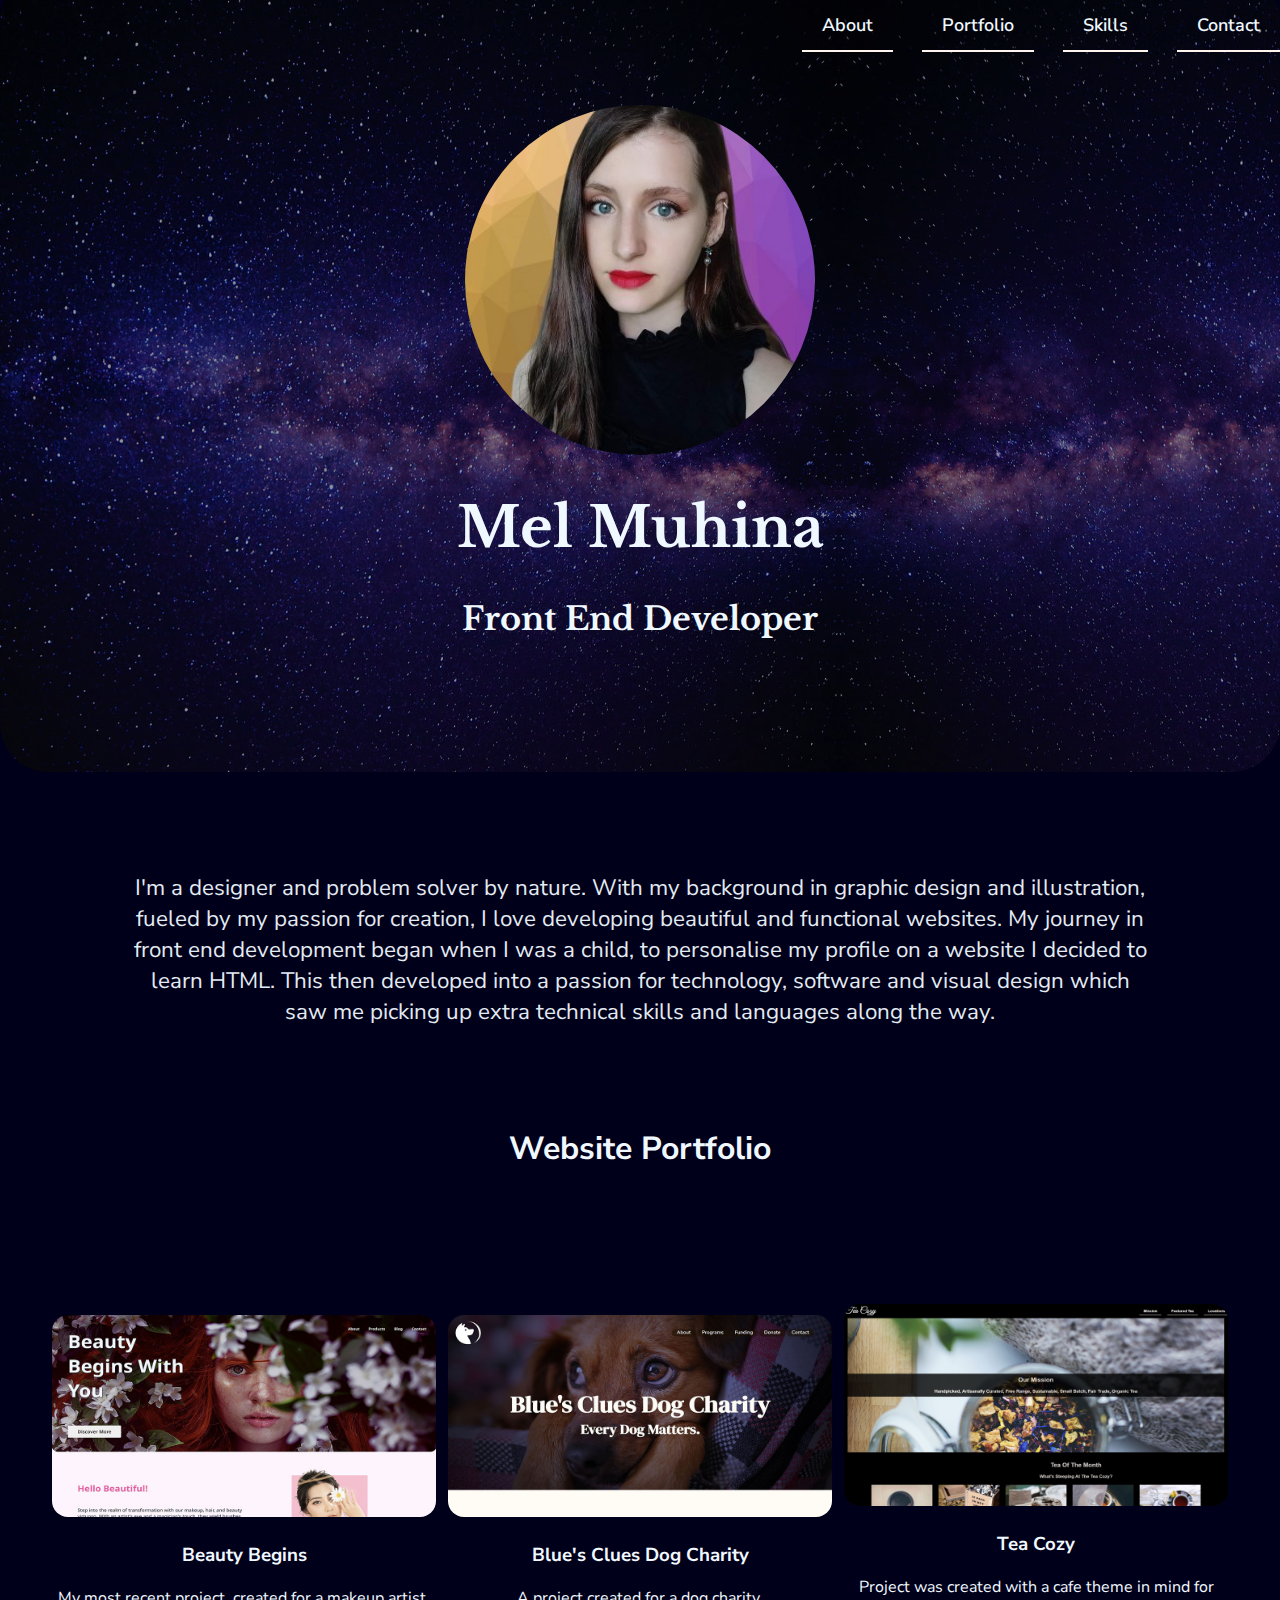
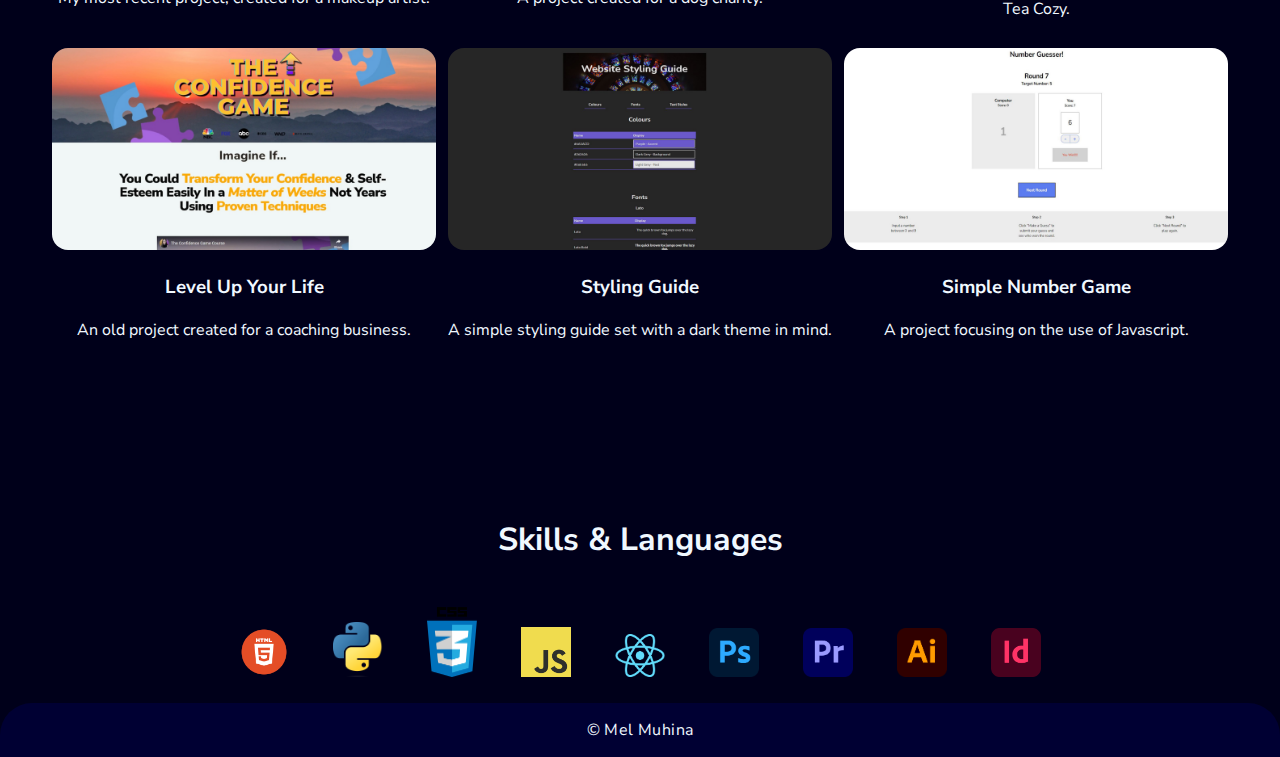
<file: index.html>
<!DOCTYPE html>

<html>
  <head>
    <title>Mel Muhina - Portfolio</title>
    <link rel="shortcut icon" href="favicon.ico" type="image/x-icon">
    <link rel="stylesheet" type="text/css" href="index.css">
    <link rel="preconnect" href="https://fonts.googleapis.com">
    <link rel="preconnect" href="https://fonts.gstatic.com" crossorigin>
    <link href="https://fonts.googleapis.com/css2?family=Libre+Baskerville:ital,wght@0,400;0,700;1,400&family=Nunito+Sans:ital,opsz,wght@0,6..12,200..1000;1,6..12,200..1000&display=swap" rel="stylesheet">
    <meta name="viewport" content="width=device-width, initial-scale=1">

    <script src="javascript.js"></script>
     </head>

  <body>
    <header class ="navbar">
     <!-- <a href="#"><img src="./resources/img-tea-cozy-logo.png" alt="Logo" class="logo"/>
      </a> --> 
  
      <!-- Navigation bar -->
   <list class ="nav"> 
      <ul>
          <li><a href="#about">About</a></li>
          <li><a href="#portfolio">Portfolio</a></li>
          <li><a href="#skills">Skills</a></li>
          <li><a href="mailto:mel.muhina@gmail.com">Contact</a></li>
      </ul>
  </list>
  </header>

  <div class="grid">
<content class="intro">
<img src="./resources/ProfileMini.jpg" class="mel"/>
<h1> Mel Muhina</h1>
<h2 class="tag"> Front End Developer </h2>
</content>





</content>

<content class="about-me" id="about"> 
 <!--- <h2>About Me</h2> -->
  
  <p>I'm a designer and problem solver by nature. With my background in graphic design and illustration, fueled by my passion for creation, I love developing beautiful and functional websites.
    My journey in front end development began when I was a child, to personalise my profile on a website I decided to learn HTML. This then developed into a passion for technology, software and visual design which saw me picking up extra technical skills and languages along the way.
     </p>
 </content>


  <!-- Portfolio Gallery Grid -->

<content class="portfolio" id="portfolio">

  <h2>Website Portfolio</h2>
  <div class="portfolio-container">
    <a href="https://mel-muhina.github.io/BeautyBegins"> <div class="portfolio-item" id="beauty" ><img id="beautyimg" src="resources/beautybeginsscreen.jpg" alt="Beauty Begins Make Up Artist Website"  />
    </a> 
    <h3 >Beauty Begins</h3> 
      <p>My most recent project, created for a makeup artist.</p></div>
    <div class="portfolio-item" id="blues"><a href="https://mel-muhina.github.io/BluesClues/"><img id="bluesimg" src="resources/bluesclues.jpg" alt="Blues Clues Dog Charity Website" class="test"/></a>
      <h3>Blue's Clues Dog Charity</h3>
      <p>A project created for a dog charity.</p></div>
    <div class="portfolio-item" id="teacozy"> <a href="https://mel-muhina.github.io/Tea-Cozy/"><img id="teacozyimg" src="resources/teacozy.JPG" alt="Tea Cozy Cafe Website" ></a>
      <h3>Tea Cozy</h3>
      <p>Project was created with a cafe theme in mind for Tea Cozy.</div>
    <div class="portfolio-item" id="lvlUp"> <img id="lvlUpimg" src="resources/web1.jpg" alt="Level Up Your Life Website" >
      <h3>Level Up Your Life</h3>
      <p>An old project created for a coaching business.</p></div>
    <div class="portfolio-item" id="styling"> <a href="https://mel-muhina.github.io/styling-guide/"> <img id="stylingimg" src="resources/style.JPG" alt="Styling Guide Website" ></a>
      <h3>Styling Guide</h3>
      <p>A simple styling guide set with a dark theme in mind.</p></div>
    <div class="portfolio-item" id="numgame"><a href="https://mel-muhina.github.io/numgame/"> <img id="numgameimg" src="resources/numgame.JPG" alt="Number Game Website"></a>
      <h3>Simple Number Game</h3>
      <p>A project focusing on the use of Javascript.</p></div>
  </div>
</content>

<!--<div class="row">
  <div class="column">
    <div class="content">
      <a href="https://mel-muhina.github.io/BluesClues/"><img src="resources/bluesclues.jpg" alt="Blues Clues Dog Charity Website" class="test"/></a>
      <h3>Blue's Clues Dog Charity</h3>
      <p>My most recent project, created for a dog charity.</p>
    </div>
     </div>
  <div class="column">
    <div class="content">
      <a href="https://mel-muhina.github.io/Tea-Cozy/"><img src="resources/teacozy.JPG" alt="Tea Cozy Cafe Website" ></a>
      <h3>Tea Cozy</h3>
      <p>Project was created with a cafe theme in mind for Tea Cozy.</p>
    </div>
  </div>
  <div class="column">
    <div class="content">
      <a href="#"> <img src="resources/lvlup.png" alt="Styling Guide Website" ></a>
      <h3>Styling Guide</h3>
      <p>A simple styling guide set with a dark theme in mind.</p>
    </div>
  </div>
  <div class="column">
    <div class="content">
      <a href="https://mel-muhina.github.io/styling-guide/"> <img src="resources/style.JPG" alt="Styling Guide Website" ></a>
      <h3>Styling Guide</h3>
      <p>A simple styling guide set with a dark theme in mind.</p>
    </div>
  </div>
 <div class="column">
    <div class="content">
      <a href="https://mel-muhina.github.io/numgame/"> <img src="resources/numgame.JPG" alt="Number Game Website"></a>
      <h3>Simple Number Game</h3>
      <p>A project focusing on the use of Javascript.</p>
    </div>
  </div>
-->


</div>

</div>




<div class="skills" id="skills"><h2 class="skills"> Skills & Languages </h2>

<img src="./resources/html.png" />
<img src="./resources/Python.png" />
<img src="./resources/css.png" />
<img src="./resources/JavaScript.png" />
<img src="./resources/React.png" />
<img src="./resources/adobepng.png" />
<img src="./resources/Premiere.png" />
<img src="./resources/illustrator.png" />
<img src="./resources/indesign.png" />

</div>

<!-- <content class="skills"> 
  <h2>About Me</h2> 
   
  <h2 class="skills"> Skills & Languages </h2>
  <table class="skills" >
  <tr>
    <td><h3>Downtown</h3></td>
    <td><h3>East Bayside</h3></td>
    <td><h3>Certifications</h3></td>
    </tr>
    <tr>
      <td>
  <p class="places">384 West 4th St Suite 108 Portland, Maine</p>
    </td>
    <td>
      <p class="places">3433 Phisherman's Avenue (Northwest Corner) Portland, Maine</p>
        </td>

        <td>
          <p class="places">515 Crescent Avenue Second Floor Portland, Maine</p>
            </td>
  </tr>
  </table>
  </content>
 
-->
<footer> <p> ️&copy; Mel Muhina </p></footer>
  </body>
</html>
</file>
<file: index.css>
* {
  color: aliceblue;
  
 }
 
 
 body {
  background-color: hsl(240, 100%, 5%);
  margin: 0 auto;
  font-family: 'Nunito Sans';
  font-size: 16px;
  
  
 } 
 
 
 
 /* Navigation Bar */
 
 .nav {
     text-align: right; 
     
 }
 
 .nav ul {
     list-style-type: none; /* Remove default list styling */
     margin: 0;
     padding: 0;
     
 }
 
 .nav li{
    display: inline-flex;
    
    }
 
    .nav a {
     color: ##1a19ff;
     text-decoration: none;
     font-weight: 600;
     font-size: 18px;
     position: relative;
     height: 30px;
     line-height: 30px;
     text-align: center;
     margin-left: 25px;
     padding: 10px 20px;
     border-bottom: 2px solid #FFF5EE;
   }
 
   .nav a:hover {
     background-color: hsl(240, 60%, 50%);
     border-bottom: 2px solid #6495ed;
    }
 
 .nav a:active {
     background-color: hsl(270, 100%, 60%);
 }
 
 .mel {
 border-radius: 300px;
 width: 350px;
 
 }
 
 
 /* Hero  */
 
 .intro {
 display: flex;
  background-image: url('starsbg.jpg');
  background-color: hsla(240, 22%, 10%,0.5);
  background-blend-mode: overlay;
  background-size: cover;
  background-position: center;
  height: 50rem;
  margin-top: -5rem;
  justify-content: center; /* Center the content horizontally */
  align-items: center; /* Center the content vertically */
  flex-direction: column; /* Stack items vertically */
  border-radius: 3rem;
 
  
 }
 
 
 /* Website Portfolios */
 
 
 .portfolio-container {
   display: flex;
   flex-wrap: wrap;
   justify-content: center; /* Center horizontally */
   align-items: center; /* Center vertically */
   padding: 8rem 0;
  
 }
 
 .portfolio-item {
   width: 30%;
   padding: 6px;
   text-align: center;
  }
 
 .portfolio-item img {
   width: 100%;
   border-radius: 1rem;
 }
 
 
 @media (max-width: 767px) {
   .portfolio-item {
     width: 100%;
   }
 }
 
 
 
 .portfolio h2 {
      margin: 0px;
      padding-bottom: 0px;
     
     
 }
 
 
 
 /* Typography */
 
 h1 {
     font-size: 3.5rem;
     font-family: 'Libre Baskerville';
     font-weight: 900;
 
 }
 
 h2 {
     font-size: 2rem;
     text-align: center;
 
 
 }
 
 h2.tag {
     font-family: 'Libre Baskerville';
     font-weight: 900;
     margin: 0px;
     padding: 0px;
 }
 

 /* About Me Section */
 
 .about-me p {
     display: flex;
     margin: 0 auto;
     text-align: center;
     padding: 100px;
     padding-bottom: 100px;
     width: 80%;
     font-size: 1.4rem;
     opacity: 95%;
     overflow: hidden;
    
 }
 
 /* Skills */
 
 .skills {
     text-align: center;
 }
 
 .skills img {
     width: 50px;
     padding: 20px;
 }

 /* Animation */

 .portfolio-item:hover #test2 {
  display: block;
  opacity: 1;
 
  
}


.portfolio-item:hover#test {
  height: 100%;
 
}

.portfolio-item:hover img{
  width: 100%;
  border-radius: 1rem;

 }
 
 
 
 /* Footer Section */
 
 footer {
     
     display: grid;
     background-color: hsl(240, 100%, 10%); 
     letter-spacing: 0.4px;
     text-align: center;
     border-top-right-radius: 2rem;
     border-top-left-radius: 2rem;
 }
 
 
 /* Responsive Design */
 
 /* Responsive layout - makes a two column-layout instead of four columns */
 @media screen and (max-width: 900px) {
    
     .about-me p {
       width: 80%;
       overflow: hidden;
       margin: 0 auto;
       padding: 5rem 0;
       text-align: center;
       align-content: center;
     }
     .mel {
       border-radius: 15rem;
       width: 15rem;
       
       }
 
       .intro h1, .intro h2 {
        font-size: 3rem;
                 
         }
 
       .intro h2
       {
         font-size: 1.5rem;
       } 
   }
   
   /* Responsive layout - makes the two columns stack on top of each other instead of next to each other */
   @media screen and (max-width: 600px) {
     .intro {
        
        background-color: hsla(240, 22%, 10%,0.5);
        background-blend-mode: overlay;
        margin-top: 0 auto;
            }
 
    .nav a {
         
             font-size: 1.2rem;
             text-align: center;
             margin: 0 auto;
             padding: 5px 1rem;
             border-bottom: none;
           }
   }
</file>
